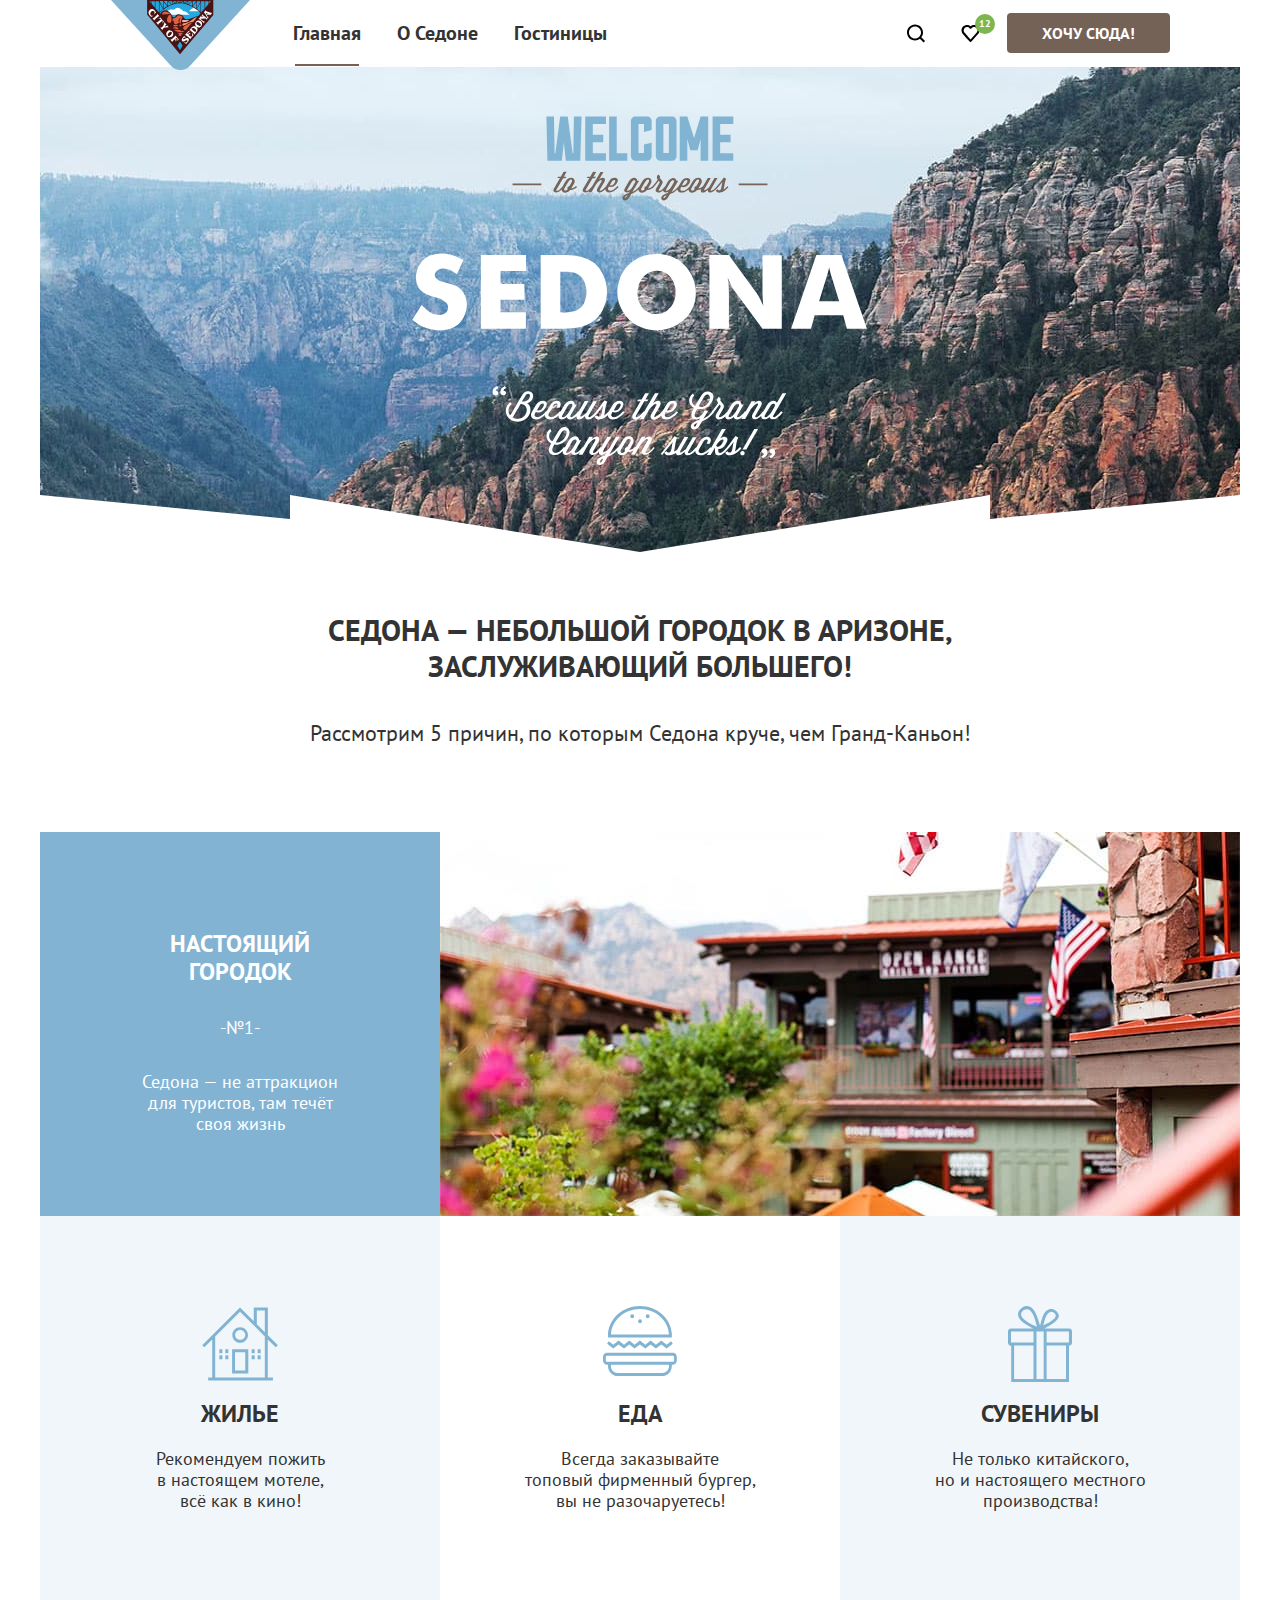
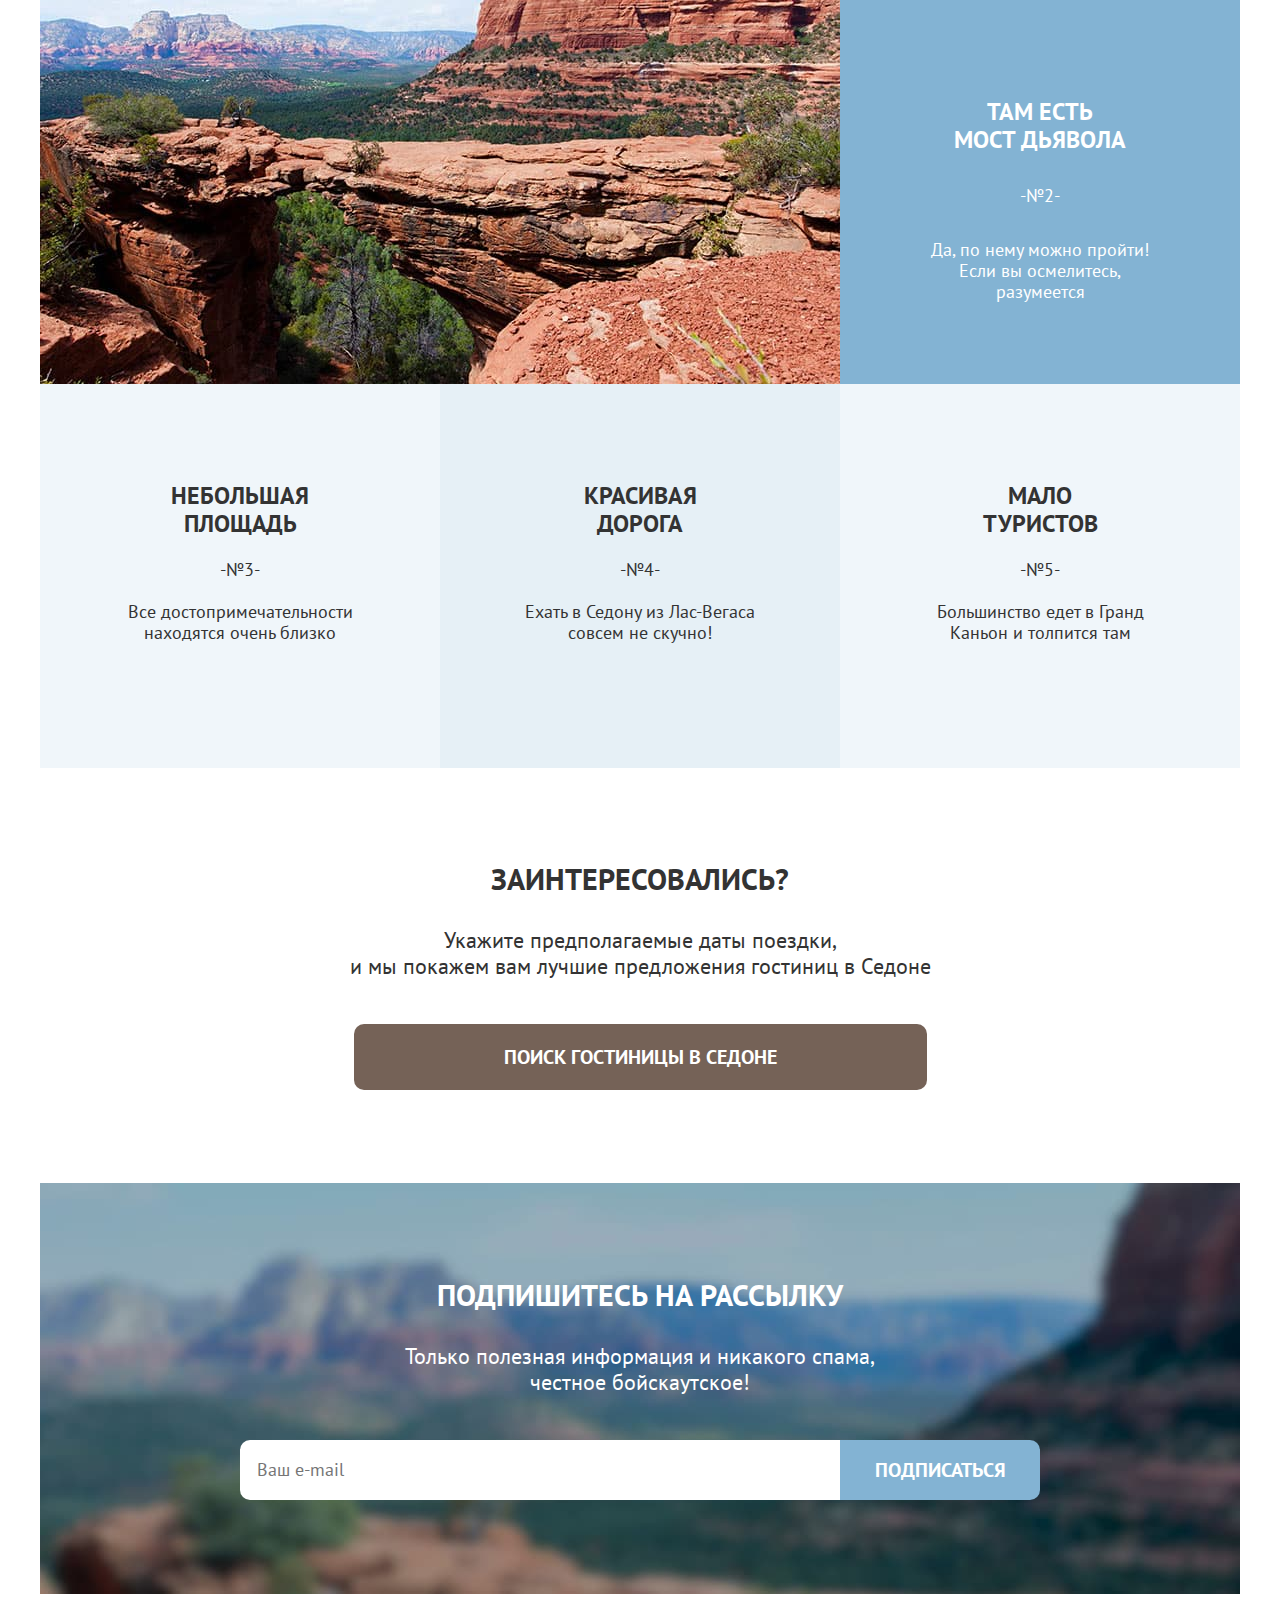
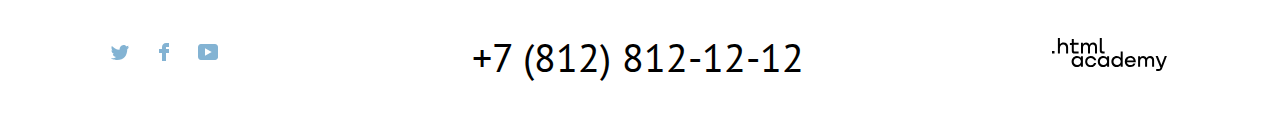
<file: index.html>
<!DOCTYPE html>
<html lang="ru">

<head>
  <meta charset="utf-8">
  <title>Седона</title>
  <link rel="icon" type="image/png" sizes="32x32" href="favicon.png">
  <link rel="stylesheet" href="styles/styles.css">
</head>

<body>
  <header class="page-header">
    <nav class="navigation">
      <a class="navigation-logo" href="index.html">
        <img class="logo" src="img/logo.svg" alt="Логотип города Седона." width="140" height="70">
      </a>
      <ul class="navigation-list">
        <li class="navigation-item">
          <a class="navigation-link navigation-link-current">Главная</a>
        </li>
        <li class="navigation-item">
          <a class="navigation-link" href="about.html">О Седоне</a>
        </li>
        <li class="navigation-item">
          <a class="navigation-link" href="catalog.html">Гостиницы</a>
        </li>
      </ul>
      <ul class="navigation-list navigation-user">
        <li class="navigation-item">
          <a class="navigation-link" href="#">
            <svg class="navigation-icon" aria-hidden="true" focusable="false" xmlns="http://www.w3.org/2000/svg"
              width="20" height="19" fill="none" viewBox="0 0 20 19">
              <path
                d="m19.026 17.05-3.71-3.7c1.002-1.3 1.704-3 1.704-4.9 0-4.4-3.61-8-8.023-8C4.585.45.975 4.15.975 8.55c0 4.4 3.61 8 8.022 8 1.805 0 3.51-.6 4.914-1.7l3.71 3.7 1.405-1.5Zm-10.029-2.5c-3.309 0-6.017-2.7-6.017-6s2.708-6 6.017-6c3.31 0 6.017 2.7 6.017 6s-2.707 6-6.017 6Z" />
            </svg>
            <span class="visually-hidden">Поиск</span></a>
        </li>
        <li class="navigation-item">
          <a class="navigation-link" href="#">
            <svg class="navigation-icon" aria-hidden="true" focusable="false" xmlns="http://www.w3.org/2000/svg"
              width="19" height="17" fill="none" viewBox="0 0 19 17">
              <path
                d="M9.444 17c-.301 0-.602-.1-.802-.4-5.416-6.1-6.72-7.5-7.02-7.9C.92 7.8.519 6.6.519 5.4c0-3 2.406-5.4 5.515-5.4 1.304 0 2.507.5 3.51 1.3C10.547.5 11.851 0 13.054 0c3.008 0 5.516 2.4 5.516 5.4 0 1.3-.502 2.5-1.304 3.4l-7.02 7.9c-.2.2-.401.3-.802.3ZM3.427 7.5c.3.4 3.51 4 6.117 6.9l6.218-7c.501-.5.702-1.2.702-2 0-1.8-1.505-3.3-3.31-3.3-1.002 0-2.005.5-2.707 1.3-.301.3-.602.4-.903.4-.3 0-.602-.2-.802-.4-.702-.8-1.705-1.3-2.708-1.3-1.805 0-3.31 1.5-3.31 3.3-.1.9.302 1.6.703 2.1-.1 0-.1 0 0 0Z" />
            </svg>
            <span class="visually-hidden">Избранное</span>
            <span class="icon-button-counter">12</span>
          </a>
        </li>
        <li class="navigation-item">
          <a class="button button-secondary" href="#">Хочу сюда!</a>
        </li>
      </ul>
    </nav>

  </header>
  <main class="main-container main-index">
    <div class="page-container">
      <div class="main-promo">
        <h1 class="visually-hidden">Город Седона</h1>
        <img class="logo-wrlcome" src="img/welcome.svg" width="460" height="350" alt="Добро пожаловать в город Седона.">
      </div>
      <section class="reason">
        <div class="postiton-flex-section-reason">
          <h2 class="title-main-index position-reason">Седона — небольшой городок в Аризоне, заслуживающий большего!
          </h2>
          <p class="description-main-index">Рассмотрим 5 причин, по которым Седона круче, чем Гранд-Каньон!</p>
        </div>
        <ol class="reason-list">
          <li class="reason-item-large">
            <div class="reason-block text-color">
              <h3 class="reason-title">Настоящий городок</h3>
              <span class="reason-count">-№1-</span>
              <p class="reason-description">Седона — не аттракцион для туристов, там течёт
                своя жизнь</p>
            </div>
            <img class="reason-img" src="img/content/real-city.jpg" alt="Фото города Седона с заведенями." width="800"
              height="384">
            <ul class="reason-list-inner">
              <li class="reason-item-inner reason-item-house-img">

                <h4 class="reason-title">Жилье</h4>
                <p class="reason-description">Рекомендуем пожить<br> в настоящем мотеле,<br>
                  всё как в кино!</p>
              </li>
              <li class="reason-item-inner reason-item-burger-img">
                <h4 class="reason-title">Еда</h4>
                <p class="reason-description">Всегда заказывайте<br>
                  топовый фирменный бургер,<br> вы не разочаруетесь!</p>
              </li>
              <li class="reason-item-inner reason-item-gift-img">
                <h4 class="reason-title">Сувениры</h4>
                <p class="reason-description">Не только китайского,<br>
                  но и настоящего местного<br> производства!</p>
              </li>
            </ul>
          </li>
          <li class="reason-item-large">
            <img class="reason-img" src="img/content/devil-bridge.jpg"
              alt="Фото Моста дьявола: природного каменного моста между скалами." width="800" height="384">
            <div class="reason-block text-color">
              <h3 class="reason-title">Там есть<br> мост дьявола</h3>
              <span class="reason-count">-№2-</span>
              <p class="reason-description">Да, по нему можно пройти! Если вы осмелитесь, разумеется</p>
            </div>
          </li>
          <li class="reason-item">
            <h3 class="reason-title">Небольшая<br> площадь</h3>
            <span class="reason-count">-№3-</span>
            <p class="reason-description">Все достопримечательности находятся очень близко</p>
          </li>
          <li class="reason-item">
            <h3 class="reason-title">Красивая<br> дорога</h3>
            <span class="reason-count">-№4-</span>
            <p class="reason-description">Ехать в Седону из Лас-Вегаса совсем не скучно!</p>
          </li>
          <li class="reason-item">
            <h3 class="reason-title">Мало<br> туристов</h3>
            <span class="reason-count">-№5-</span>
            <p class="reason-description">Большинство едет в Гранд Каньон и толпится там</p>
          </li>
        </ol>
      </section>
      <section class="hotel-search">
        <h2 class="visually-hidden">Поиск гостиниц</h2>
        <p class="title-main-index position-hotel-search">Заинтересовались?</p>
        <p class="section-description">Укажите предполагаемые даты поездки,<br> и мы покажем вам лучшие предложения
          гостиниц
          в
          Седоне
        </p>
        <a class="button search-button" href="#">ПОИСК ГОСТИНИЦЫ В СЕДОНЕ</a>
      </section>
      <section class="subscribe">
        <h2 class="title-main-index position-subscribe">ПОДПИШИТЕСЬ НА РАССЫЛКУ</h2>
        <p class="section-description">Только полезная информация и никакого спама,<br> честное бойскаутское!</p>
        <form class="subscribe-form" action="https://echo.htmlacademy.ru/" method="post">
          <label class="subscribe-field">
            <span class="visually-hidden">Ваш e-mail</span>
            <input class="field" type="email" name="e-mail" placeholder="Ваш e-mail" required>
          </label>
          <button class="button subscribe-button" type="submit">ПОДПИСАТЬСЯ</button>
        </form>
      </section>
    </div>
  </main>
  <footer class="page-footer">
    <div class="page-footer-container">
      <section class="footer-social">
        <h2 class="visually-hidden">Наши социальные сети</h2>
        <ul class="footer-social-list">
          <li class="footer-social-item">
            <a class="footer-social-link" href="https://twitter.com/htmlacademy_ru">
              <svg class="footer-social-icon" xmlns="http://www.w3.org/2000/svg" width="18" height="15" fill="none"
                viewBox="0 0 18 15">
                <path
                  d="M11.6.2c1.8-.5 3.2.3 3.8 1.2.7-.2 1.4-.5 2.1-.7 0 .9-.6 1.5-.9 1.8.7.1 1.4-.6 1.4-.6-.2 1-1.1 1.8-1.7 2C16.1 10.7 13 15.1 5.7 15h-.5c-.4 0-4.4-.5-5.2-1.9 2.4.2 4.1-.4 5-1.2-1-.3-2.9-.4-3.2-2.9.4.1.6.2 1.3.1C1.8 8.3.4 7.5.5 5.3c.3.3 1.1.5 1.4.5C1.1 5.6-.2 2.5.9.9c1.9 1.9 4 3.6 7.6 3.8C8.7 2.3 9.7.8 11.6.2Z" />
              </svg>
              <span class="visually-hidden">Твиттер</span>
            </a>
          </li>
          <li class="footer-social-item">
            <a class="footer-social-link" href="https://www.facebook.com/htmlacademy">
              <svg class="footer-social-icon" xmlns="http://www.w3.org/2000/svg" width="10" height="18" fill="none"
                viewBox="0 0 10 18">
                <path d="M7 0C4.8 0 3 1.8 3 4v2H0v4h3v8h4v-8h3V6H7V4h3V0H7Z" />
              </svg>
              <span class="visually-hidden">Фэйсбук</span>
            </a>
          </li>
          <li class="footer-social-item">
            <a class="footer-social-link" href="https://www.youtube.com/c/HTMLAcademyRUS">
              <svg class="footer-social-icon" xmlns="http://www.w3.org/2000/svg" width="20" height="16" fill="none"
                viewBox="0 0 20 16">
                <path
                  d="M17 0H2.9C1.2 0 0 1.5 0 3.2v9.5C0 14.5 1.2 16 2.9 16h14.3c1.5 0 2.9-1.5 2.9-3.2V3.2C19.9 1.5 18.7 0 17 0ZM7 11.8V4.2L13.7 8 7 11.8Z" />
              </svg>
              <span class="visually-hidden">Ютуб</span>
            </a>
          </li>
        </ul>
      </section>
      <section class="footer-contacts">
        <h2 class="visually-hidden">Контакты</h2>
        <address class="contacts">
          <a class="contacts-phone" href="88128121212">+7 (812) 812-12-12</a>
        </address>
      </section>
      <section class="footer-made-in">
        <h2 class="visually-hidden">Сайт сделан в .html academy</h2>
        <a class="button-made-in" href="https://htmlacademy.ru/">
          <svg class="html-academy-svg" xmlns="http://www.w3.org/2000/svg" width="115" height="33" fill="none">
            <path
              d="M0 12.9v2.6h2.5v-2.6H0Zm11.6-8.4c-1.6 0-2.8.7-3.6 1.7h-.1V0h-2v15.5h2v-5.3c0-2.1 1.3-3.6 3.3-3.6 1.8 0 2.9 1.4 2.9 3.2v5.7h2V9.4c.1-3-1.8-4.9-4.5-4.9Zm15 .3h-4.8V1.1h-2v3.8h-1.9v2h1.9v6c0 1.7 1 2.7 2.7 2.7h4.1v-2h-3.7c-.7 0-1.1-.4-1.1-1.1V6.8h4.8v-2Zm14.5-.2c-1.6 0-2.9.8-3.5 2.1h-.1a3.7 3.7 0 0 0-3.4-2.1c-1.4 0-2.5.8-3.1 1.8h-.1V4.8H29v10.6h2V10c0-2 1-3.5 2.6-3.5 1.5 0 2.4 1 2.4 2.6v6.3h2V9.8c0-2.4 1.4-3.3 2.6-3.3 1.5 0 2.4 1 2.4 2.6v6.3h2V8.9c.1-2.5-1.4-4.3-3.9-4.3Zm6.7 8.1c0 1.7 1 2.7 2.8 2.7h2v-2h-1.7c-.7 0-1.1-.4-1.1-1.1V0h-2v12.7Zm-18.9 7a4.9 4.9 0 0 0-3.9-1.8c-3.1 0-5.4 2.3-5.4 5.6s2.3 5.6 5.4 5.6c1.8 0 3-.8 3.8-1.9h.1v1.6h2V18.2h-2v1.5Zm-3.6 7.4a3.5 3.5 0 0 1-3.6-3.6c0-2 1.4-3.6 3.6-3.6s3.6 1.6 3.6 3.6c0 1.9-1.4 3.6-3.6 3.6ZM44.2 22c-.5-2.4-2.6-4.1-5.4-4.1a5.4 5.4 0 0 0-5.6 5.6c0 3.1 2.2 5.6 5.6 5.6 2.8 0 4.9-1.8 5.4-4.2h-2.1a3.4 3.4 0 0 1-3.3 2.3 3.5 3.5 0 0 1-3.6-3.6c0-2 1.4-3.6 3.6-3.6 1.6 0 2.8 1 3.3 2.2h2.1V22Zm10.9-2.3a4.9 4.9 0 0 0-3.9-1.8c-3.1 0-5.4 2.3-5.4 5.6s2.3 5.6 5.4 5.6c1.8 0 3-.8 3.8-1.9h.1v1.6h2V18.2h-2v1.5Zm-3.6 7.4a3.5 3.5 0 0 1-3.6-3.6c0-2 1.4-3.6 3.6-3.6s3.6 1.6 3.6 3.6c0 1.9-1.5 3.6-3.6 3.6Zm17.2-7.3a5 5 0 0 0-3.9-1.9c-3.1 0-5.4 2.3-5.4 5.6s2.2 5.6 5.4 5.6c1.7 0 3-.8 3.8-1.8h.1v1.5h2V13.4h-2v6.4Zm-3.6 7.3a3.5 3.5 0 0 1-3.6-3.6c0-2 1.4-3.6 3.6-3.6s3.6 1.6 3.6 3.6c-.1 2-1.5 3.6-3.6 3.6Zm13.2-9.2a5.4 5.4 0 0 0-5.5 5.6c0 3 2.1 5.6 5.5 5.6 2.5 0 4.5-1.3 5.2-3.6h-2.1c-.5 1-1.6 1.6-3 1.6-1.9 0-3.3-1.3-3.4-2.9h8.8c.2-3.6-2-6.3-5.5-6.3Zm0 1.9c1.7 0 3 1 3.3 2.6h-6.5a3.2 3.2 0 0 1 3.2-2.6Zm19.9-1.9a4 4 0 0 0-3.6 2h-.1c-.6-1.2-1.8-2-3.4-2-1.4 0-2.5.7-3.1 1.8v-1.5h-1.9v10.6h2v-5.4c0-2 1-3.4 2.6-3.5 1.5 0 2.4 1 2.4 2.6v6.3h2v-5.6c0-2.4 1.4-3.3 2.6-3.3 1.5 0 2.4 1 2.4 2.6v6.3h2v-6.5c.1-2.6-1.4-4.4-3.9-4.4Zm11.2 9.1-3.6-8.9h-2.2l4.8 11.6c-.3.9-.7 1.2-1.7 1.2h-2.5v2h2.5c1.8 0 2.8-.8 3.5-2.6l4.7-12.2h-2.1l-3.4 8.9Z" />
          </svg>
        </a>
      </section>
    </div>
  </footer>
</body>

</html>
</file>
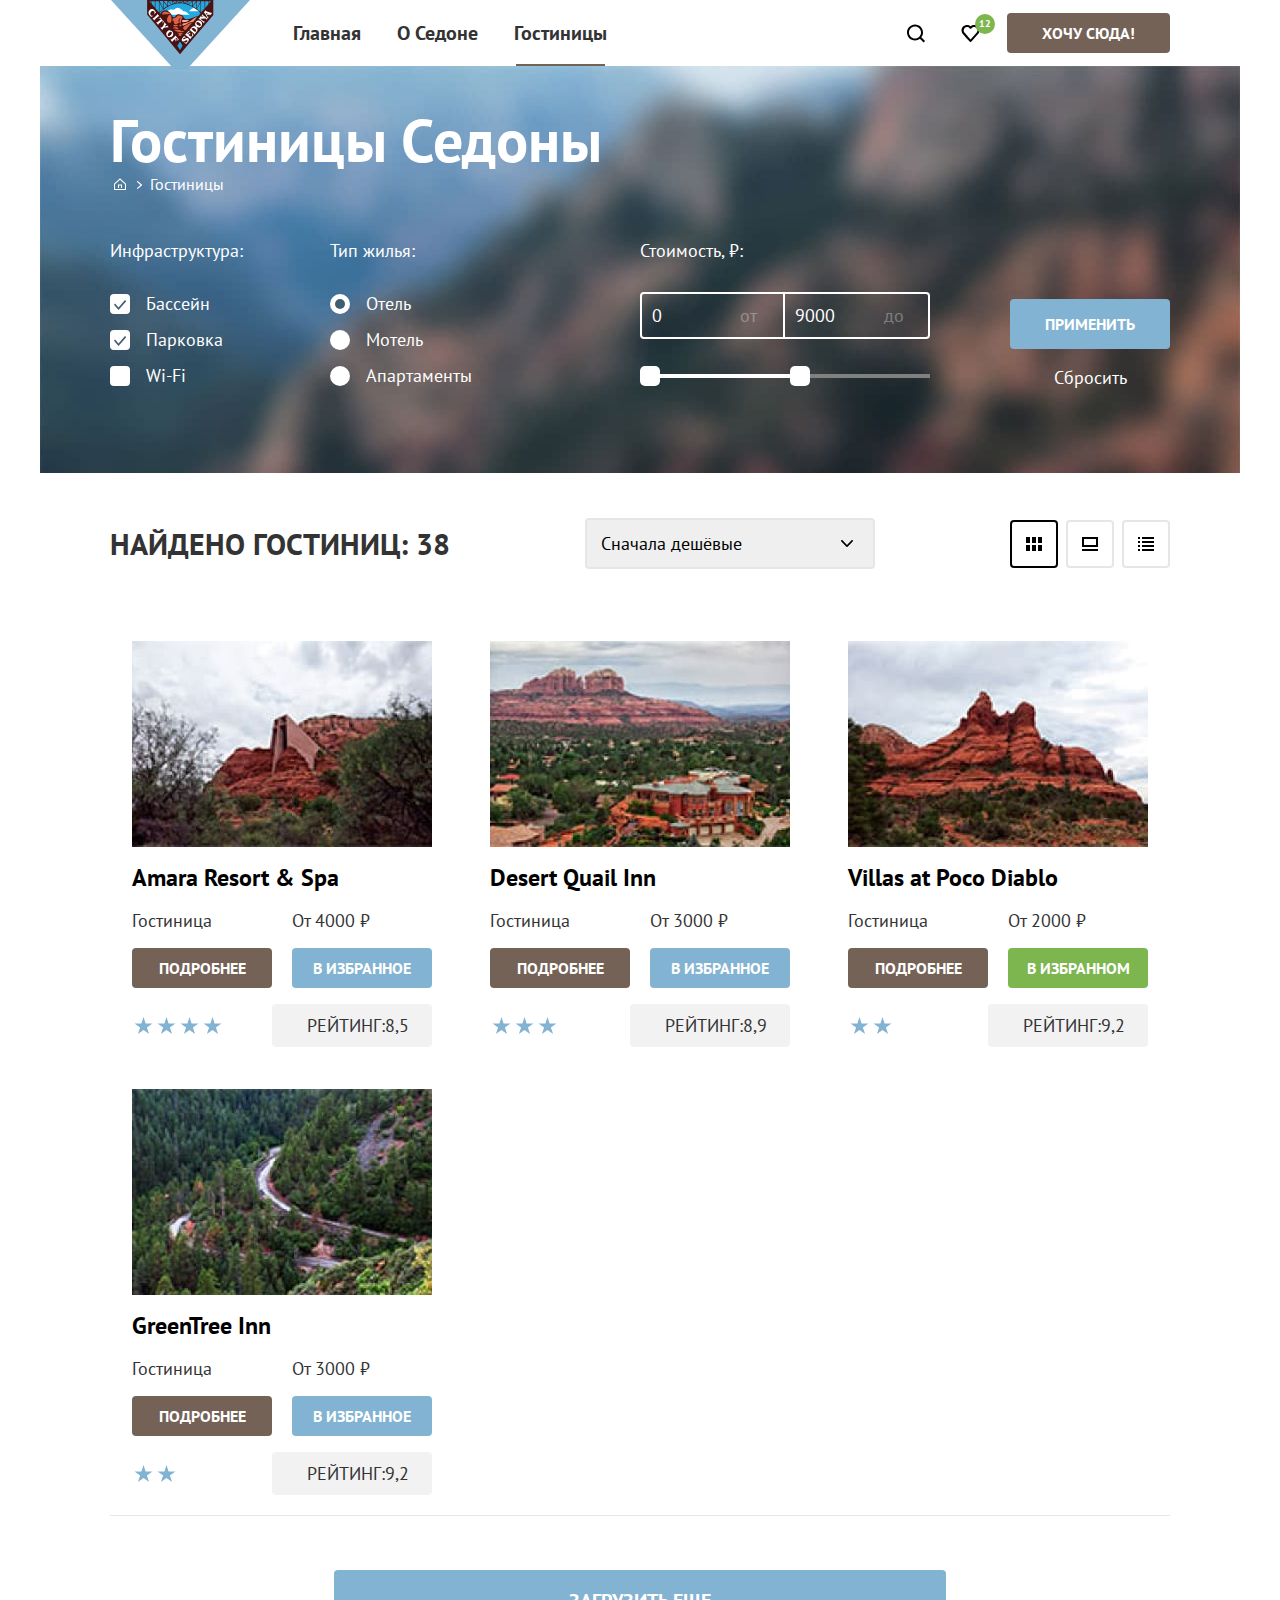
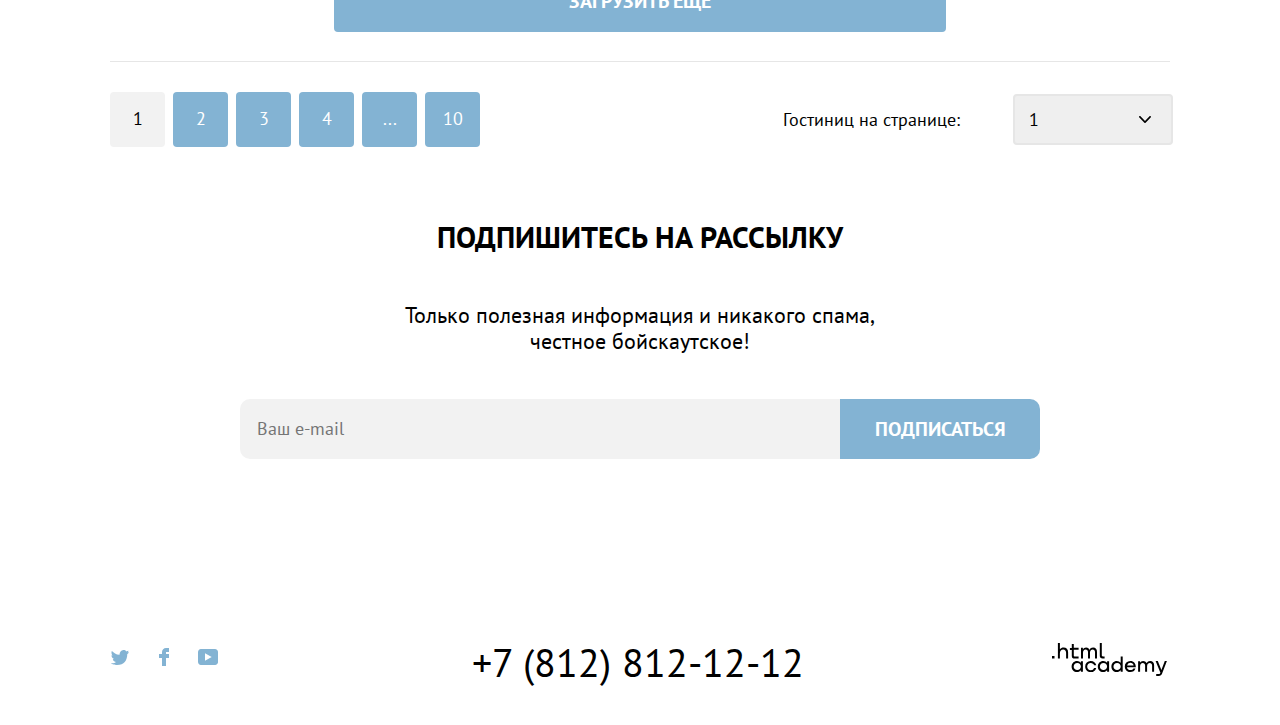
<file: catalog.html>
<!DOCTYPE html>
<html lang="ru">

<head>
  <meta charset="utf-8">
  <title>Каталог</title>
  <link rel="icon" type="image/png" sizes="32x32" href="favicon.png">
  <link rel="stylesheet" href="styles/styles.css">
</head>

<body>
  <header class="page-header">
    <nav class="navigation">
      <a class="navigation-logo" href="index.html">
        <img class="logo" src="img/logo.svg" alt="Логотип города Седона." width="140" height="70">
      </a>
      <ul class="navigation-list">
        <li class="navigation-item">
          <a class="navigation-link" href="index.html">Главная</a>
        </li>
        <li class="navigation-item">
          <a class="navigation-link" href="about.html">О Седоне</a>
        </li>
        <li class="navigation-item">
          <a class="navigation-link navigation-link-current">Гостиницы</a>
        </li>
      </ul>
      <ul class="navigation-list navigation-user">
        <li class="navigation-item">
          <a class="navigation-link" href="#">
            <svg class="navigation-icon" aria-hidden="true" focusable="false" xmlns="http://www.w3.org/2000/svg"
              width="20" height="19" fill="none" viewBox="0 0 20 19">
              <path
                d="m19.026 17.05-3.71-3.7c1.002-1.3 1.704-3 1.704-4.9 0-4.4-3.61-8-8.023-8C4.585.45.975 4.15.975 8.55c0 4.4 3.61 8 8.022 8 1.805 0 3.51-.6 4.914-1.7l3.71 3.7 1.405-1.5Zm-10.029-2.5c-3.309 0-6.017-2.7-6.017-6s2.708-6 6.017-6c3.31 0 6.017 2.7 6.017 6s-2.707 6-6.017 6Z" />
            </svg>
            <span class="visually-hidden">Поиск</span></a>
        </li>
        <li class="navigation-item">
          <a class="navigation-link" href="#">
            <svg class="navigation-icon" aria-hidden="true" focusable="false" xmlns="http://www.w3.org/2000/svg"
              width="19" height="17" fill="none" viewBox="0 0 19 17">
              <path
                d="M9.444 17c-.301 0-.602-.1-.802-.4-5.416-6.1-6.72-7.5-7.02-7.9C.92 7.8.519 6.6.519 5.4c0-3 2.406-5.4 5.515-5.4 1.304 0 2.507.5 3.51 1.3C10.547.5 11.851 0 13.054 0c3.008 0 5.516 2.4 5.516 5.4 0 1.3-.502 2.5-1.304 3.4l-7.02 7.9c-.2.2-.401.3-.802.3ZM3.427 7.5c.3.4 3.51 4 6.117 6.9l6.218-7c.501-.5.702-1.2.702-2 0-1.8-1.505-3.3-3.31-3.3-1.002 0-2.005.5-2.707 1.3-.301.3-.602.4-.903.4-.3 0-.602-.2-.802-.4-.702-.8-1.705-1.3-2.708-1.3-1.805 0-3.31 1.5-3.31 3.3-.1.9.302 1.6.703 2.1-.1 0-.1 0 0 0Z" />
            </svg>
            <span class="visually-hidden">Избранное</span>
            <span class="icon-button-counter">12</span>
          </a>
        </li>
        <li class="navigation-item">
          <a class="button button-secondary" href="#">Хочу сюда!</a>
        </li>
      </ul>
    </nav>
  </header>
  <main class="main-inner">
    <div class="page-container">
      <div class="inner-header">
        <h1 class="inner-header-title">Гостиницы Седоны</h1>
        <ul class="breadcrumbs">
          <li class="breadcrumbs-item">
            <a class="breadcrumbs-link breadcrumbs-link-home" href="index.html">
              <span class="visually-hidden">Главная</span></a>
          </li>
          <li class="breadcrumbs-item">
            <a class="breadcrumbs-link">Гостиницы</a>
          </li>
        </ul>
        <section class="catalog-filters">
          <h2 class="visually-hidden">Фильтр списка гостиниц</h2>
          <form class="catalog-filter" action="https://echo.htmlacademy.ru/" method="get">
            <fieldset class="catalog-filter-group">
              <legend class="catalog-filter-title">Инфраструктура:</legend>
              <ul class="catalog-filter-list">
                <li class="catalog-filter-item">
                  <label class="control">
                    <input class="visually-hidden control-input" type="checkbox" name="Бассейн" value="pool" checked>
                    <span class="control-mark"></span>
                    <span class="control-label">Бассейн</span>
                  </label>
                </li>
                <li class="catalog-filter-item">
                  <label class="control">
                    <input class="visually-hidden control-input" type="checkbox" name="Парковка" value="parking"
                      checked>
                    <span class="control-mark"></span>
                    <span class="control-label">Парковка</span>
                  </label>
                </li>
                <li class="catalog-filter-item">
                  <label class="control">
                    <input class="visually-hidden control-input" type="checkbox" name="Wi-Fi" value="wi-fi">
                    <span class="control-mark"></span>
                    <span class="control-label">Wi-Fi</span>
                  </label>
                </li>
              </ul>
            </fieldset>
            <fieldset class="catalog-filter-group">
              <legend class="catalog-filter-title">Тип жилья:</legend>
              <ul class="catalog-filter-list">
                <li class="catalog-filter-item">
                  <label class="control">
                    <input class="visually-hidden control-input" type="radio" name="type-of-housing" value="hotel"
                      checked>
                    <span class="control-mark"></span>
                    <span class="control-label">Отель</span>
                  </label>
                </li>
                <li class="catalog-filter-item">
                  <label class="control">
                    <input class="visually-hidden control-input" type="radio" name="type-of-housing" value="motel">
                    <span class="control-mark"></span>
                    <span class="control-label">Мотель</span>
                  </label>
                </li>
                <li class="catalog-filter-item">
                  <label class="control">
                    <input class="visually-hidden control-input" type="radio" name="type-of-housing" value="apartments">
                    <span class="control-mark"></span>
                    <span class="control-label">Апартаменты</span>
                  </label>
                </li>
              </ul>
            </fieldset>
            <fieldset class="catalog-filter-group catalog-filter-group-price">
              <legend class="catalog-filter-title">Стоимость, ₽:</legend>
              <div class="range">
                <label class="catalog-filter-hotel">
                  <span class="range-title">от</span>
                  <input class="catalog-filter-input catalog-filter-input-from" type="number" name="price-from"
                    value="0" min="0" max="10000" step="100">
                </label>
                <label class="catalog-filter-hotel">
                  <span class="range-title">до</span>
                  <input class="catalog-filter-input catalog-filter-input-to" type="number" name="price-to" value="9000"
                    min="0" max="10000" step="100">
                </label>
                <div class="range-scale">
                  <div class="range-bar" style="left: 10px; width: 150px">
                    <button class="range-toggle toggle-min" type="button">
                      <span class="visually-hidden">Изменить минимальную цену.</span>
                    </button>
                    <button class="range-toggle toggle-max" type="button">
                      <span class="visually-hidden">Изменить максимальную цену.</span>
                    </button>
                  </div>
                </div>
              </div>
            </fieldset>
            <div class="filter-buttons">
              <button class="button button-filter" type="submit">Применить</button>
              <button class="button-reset" type="reset">Сбросить</button>
            </div>
          </form>
        </section>
      </div>
      <section class="catalog-hotel">
        <div class="catalog-hotel-filter">
          <h2 class="visually-hidden">Результаты поиска</h2>
          <p class="section-title">НАЙДЕНО ГОСТИНИЦ: 38</p>
          <h3 class="visually-hidden">Сортировка и отображение</h3>
          <form class="sorting-type">
            <div class="select">
              <label class="visually-hidden" for="sorting">Сортировка</label>
              <select class="select-control" id="sorting">
                <option value="popular">Сначала дешёвые</option>
                <option value="cheap">Сначала популярные</option>
                <option value="expensive">Сначала дорогие</option>
              </select>
            </div>
            <button class="visually-hidden" type="submit">Отсортировать продукты</button>
          </form>
          <div class="wrapper-card-toggle">
            <a class="card-toggle card-toggle-current show-cards" href="#">
              <span class="visually-hidden">Показать карточки</span>
            </a>
            <a class="card-toggle show-big" href="#">
              <span class="visually-hidden">Показать крупно</span>
            </a>
            <a class="card-toggle show-list" href="#">
              <span class="visually-hidden">Показать список</span>
            </a>
          </div>
        </div>
        <h3 class="visually-hidden">Список гостиниц</h3>
        <ul class="hotel-list">
          <li class="hotel-card">
            <a class="hotel-card-link" href="hotel.html">
              <img class="hotel-card-image" src="img/content/hotel-1.jpg" alt="" width="300" height="206">
              <h4 class="hotel-card-title">Amara Resort & Spa</h4>
            </a>
            <p class="hotel-description">
              <span class="hotel-type">Гостиница</span>
              <span class="hotel-min-price">От 4000 ₽</span>
            </p>
            <a class="hotel-card-button button" href="#">ПОДРОБНЕЕ</a>
            <a class="hotel-favourites-button button" href="#">В ИЗБРАННОЕ</a>
            <p class="star star-four">
              <span class="visually-hidden">4 звезды</span>
            </p>
            <p class="hotel-rating">РЕЙТИНГ:8,5</p>
          </li>
          <li class="hotel-card">
            <a class="hotel-card-link" href="hotel.html">
              <img class="hotel-card-image" src="img/content/hotel-2.jpg" alt="" width="300" height="206">
              <h4 class="hotel-card-title">Desert Quail Inn</h4>
            </a>
            <p class="hotel-description">
              <span class="hotel-type">Гостиница</span> <span class="hotel-min-price">От 3000 ₽</span>
            </p>
            <a class="hotel-card-button button" href="#">ПОДРОБНЕЕ</a>
            <a class="hotel-favourites-button button" href="#">В ИЗБРАННОЕ</a>
            <p class="star star-three">
              <span class="visually-hidden">3 звезды</span>
            </p>
            <p class="hotel-rating">РЕЙТИНГ:8,9</p>
          </li>
          <li class="hotel-card">
            <a class="hotel-card-link" href="hotel.html">
              <img class="hotel-card-image" src="img/content/hotel-3.jpg" alt="" width="300" height="206">
              <h4 class="hotel-card-title">Villas at Poco Diablo</h4>
            </a>
            <p class="hotel-description">
              <span class="hotel-type">Гостиница</span> <span class="hotel-min-price">От 2000 ₽</span>
            </p>
            <a class="hotel-card-button button" href="#">ПОДРОБНЕЕ</a>
            <a class="hotel-favourites-button hotel-favourites-button-checked button" href="#">В ИЗБРАННОМ</a>
            <p class="star star-two">
              <span class="visually-hidden">2 звезды</span>
            </p>
            <p class="hotel-rating">РЕЙТИНГ:9,2</p>
          </li>
          <li class="hotel-card">
            <a class="hotel-card-link" href="hotel.html">
              <img class="hotel-card-image" src="img/content/hotel-4.jpg" alt="" width="300" height="206">
              <h4 class="hotel-card-title">GreenTree Inn</h4>
            </a>
            <p class="hotel-description">
              <span class="hotel-type">Гостиница</span> <span class="hotel-min-price">От 3000 ₽</span>
            </p>
            <a class="hotel-card-button button" href="#">ПОДРОБНЕЕ</a>
            <a class="hotel-favourites-button button" href="#">В ИЗБРАННОЕ</a>
            <p class="star star-two">
              <span class="visually-hidden">2 звезды</span>
            </p>
            <p class="hotel-rating">РЕЙТИНГ:9,2</p>
          </li>
        </ul>
        <button class="button pagination-show-more" type="button">ЗАГРУЗИТЬ ЕЩЕ</button>
        <div class="pagination">
          <ul class="pagination-list">
            <li class="pagination-item">
              <a class="paginatuon-link pagination-current">1</a>
            </li>
            <li class="pagination-item">
              <a class="paginatuon-link" href="#">2</a>
            </li>
            <li class="pagination-item">
              <a class="paginatuon-link" href="#">3</a>
            </li>
            <li class="pagination-item">
              <a class="paginatuon-link" href="#">4</a>
            </li>
            <li class="pagination-item">
              <a class="paginatuon-link" href="#">...</a>
            </li>
            <li class="pagination-item">
              <a class="paginatuon-link" href="#">10</a>
            </li>
          </ul>
          <div class="sorting-count-hotel-card">
            <p class="hotel-count">Гостиниц на странице:</p>
            <form class="sorting-type">
              <div class="select select-count-card">
                <label class="visually-hidden" for="select">Колличесво предложений</label>
                <select class="select-control" id="select">
                  <option value="1">1</option>
                  <option value="2">2</option>
                  <option value="3">3</option>
                  <option value="4">4</option>
                </select>
              </div>
              <button class="visually-hidden" type="submit">Отсортировать продукты</button>
            </form>
          </div>
        </div>
      </section>
      <section class="subscribe-catalog">
        <h2 class="title-main-catalog">ПОДПИШИТЕСЬ НА РАССЫЛКУ</h2>
        <p class="section-description">Только полезная информация и никакого спама,<br> честное бойскаутское!</p>
        <form class="subscribe-form subscribe-form-catalog" action="https://echo.htmlacademy.ru/" method="post">
          <label class="subscribe-field">
            <span class="visually-hidden">Ваш e-mail</span>
            <input class="field field-catalog" type="email" name="e-mail" placeholder="Ваш e-mail" required>
          </label>
          <button class="button subscribe-button" type="submit">ПОДПИСАТЬСЯ</button>
        </form>
      </section>
    </div>
  </main>
  <footer class="page-footer">
    <div class="page-footer-container">
      <section class="footer-social">
        <h2 class="visually-hidden">Наши социальные сети</h2>
        <ul class="footer-social-list">
          <li class="footer-social-item">
            <a class="footer-social-link" href="https://twitter.com/htmlacademy_ru">
              <svg class="footer-social-icon" xmlns="http://www.w3.org/2000/svg" width="18" height="15" fill="none"
                viewBox="0 0 18 15">
                <path
                  d="M11.6.2c1.8-.5 3.2.3 3.8 1.2.7-.2 1.4-.5 2.1-.7 0 .9-.6 1.5-.9 1.8.7.1 1.4-.6 1.4-.6-.2 1-1.1 1.8-1.7 2C16.1 10.7 13 15.1 5.7 15h-.5c-.4 0-4.4-.5-5.2-1.9 2.4.2 4.1-.4 5-1.2-1-.3-2.9-.4-3.2-2.9.4.1.6.2 1.3.1C1.8 8.3.4 7.5.5 5.3c.3.3 1.1.5 1.4.5C1.1 5.6-.2 2.5.9.9c1.9 1.9 4 3.6 7.6 3.8C8.7 2.3 9.7.8 11.6.2Z" />
              </svg>
              <span class="visually-hidden">Твиттер</span>
            </a>
          </li>
          <li class="footer-social-item">
            <a class="footer-social-link" href="https://www.facebook.com/htmlacademy">
              <svg class="footer-social-icon" xmlns="http://www.w3.org/2000/svg" width="10" height="18" fill="none"
                viewBox="0 0 10 18">
                <path d="M7 0C4.8 0 3 1.8 3 4v2H0v4h3v8h4v-8h3V6H7V4h3V0H7Z" />
              </svg>
              <span class="visually-hidden">Фэйсбук</span>
            </a>
          </li>
          <li class="footer-social-item">
            <a class="footer-social-link" href="https://www.youtube.com/c/HTMLAcademyRUS">
              <svg class="footer-social-icon" xmlns="http://www.w3.org/2000/svg" width="20" height="16" fill="none"
                viewBox="0 0 20 16">
                <path
                  d="M17 0H2.9C1.2 0 0 1.5 0 3.2v9.5C0 14.5 1.2 16 2.9 16h14.3c1.5 0 2.9-1.5 2.9-3.2V3.2C19.9 1.5 18.7 0 17 0ZM7 11.8V4.2L13.7 8 7 11.8Z" />
              </svg>
              <span class="visually-hidden">Ютуб</span>
            </a>
          </li>
        </ul>
      </section>
      <section class="footer-contacts">
        <h2 class="visually-hidden">Контакты</h2>
        <address class="contacts">
          <a class="contacts-phone" href="88128121212">+7 (812) 812-12-12</a>
        </address>
      </section>
      <section class="footer-made-in">
        <h2 class="visually-hidden">Сайт сделан в .html academy</h2>
        <a class="button-made-in" href="https://htmlacademy.ru/">
          <svg class="html-academy-svg" xmlns="http://www.w3.org/2000/svg" width="115" height="33" fill="none">
            <path
              d="M0 12.9v2.6h2.5v-2.6H0Zm11.6-8.4c-1.6 0-2.8.7-3.6 1.7h-.1V0h-2v15.5h2v-5.3c0-2.1 1.3-3.6 3.3-3.6 1.8 0 2.9 1.4 2.9 3.2v5.7h2V9.4c.1-3-1.8-4.9-4.5-4.9Zm15 .3h-4.8V1.1h-2v3.8h-1.9v2h1.9v6c0 1.7 1 2.7 2.7 2.7h4.1v-2h-3.7c-.7 0-1.1-.4-1.1-1.1V6.8h4.8v-2Zm14.5-.2c-1.6 0-2.9.8-3.5 2.1h-.1a3.7 3.7 0 0 0-3.4-2.1c-1.4 0-2.5.8-3.1 1.8h-.1V4.8H29v10.6h2V10c0-2 1-3.5 2.6-3.5 1.5 0 2.4 1 2.4 2.6v6.3h2V9.8c0-2.4 1.4-3.3 2.6-3.3 1.5 0 2.4 1 2.4 2.6v6.3h2V8.9c.1-2.5-1.4-4.3-3.9-4.3Zm6.7 8.1c0 1.7 1 2.7 2.8 2.7h2v-2h-1.7c-.7 0-1.1-.4-1.1-1.1V0h-2v12.7Zm-18.9 7a4.9 4.9 0 0 0-3.9-1.8c-3.1 0-5.4 2.3-5.4 5.6s2.3 5.6 5.4 5.6c1.8 0 3-.8 3.8-1.9h.1v1.6h2V18.2h-2v1.5Zm-3.6 7.4a3.5 3.5 0 0 1-3.6-3.6c0-2 1.4-3.6 3.6-3.6s3.6 1.6 3.6 3.6c0 1.9-1.4 3.6-3.6 3.6ZM44.2 22c-.5-2.4-2.6-4.1-5.4-4.1a5.4 5.4 0 0 0-5.6 5.6c0 3.1 2.2 5.6 5.6 5.6 2.8 0 4.9-1.8 5.4-4.2h-2.1a3.4 3.4 0 0 1-3.3 2.3 3.5 3.5 0 0 1-3.6-3.6c0-2 1.4-3.6 3.6-3.6 1.6 0 2.8 1 3.3 2.2h2.1V22Zm10.9-2.3a4.9 4.9 0 0 0-3.9-1.8c-3.1 0-5.4 2.3-5.4 5.6s2.3 5.6 5.4 5.6c1.8 0 3-.8 3.8-1.9h.1v1.6h2V18.2h-2v1.5Zm-3.6 7.4a3.5 3.5 0 0 1-3.6-3.6c0-2 1.4-3.6 3.6-3.6s3.6 1.6 3.6 3.6c0 1.9-1.5 3.6-3.6 3.6Zm17.2-7.3a5 5 0 0 0-3.9-1.9c-3.1 0-5.4 2.3-5.4 5.6s2.2 5.6 5.4 5.6c1.7 0 3-.8 3.8-1.8h.1v1.5h2V13.4h-2v6.4Zm-3.6 7.3a3.5 3.5 0 0 1-3.6-3.6c0-2 1.4-3.6 3.6-3.6s3.6 1.6 3.6 3.6c-.1 2-1.5 3.6-3.6 3.6Zm13.2-9.2a5.4 5.4 0 0 0-5.5 5.6c0 3 2.1 5.6 5.5 5.6 2.5 0 4.5-1.3 5.2-3.6h-2.1c-.5 1-1.6 1.6-3 1.6-1.9 0-3.3-1.3-3.4-2.9h8.8c.2-3.6-2-6.3-5.5-6.3Zm0 1.9c1.7 0 3 1 3.3 2.6h-6.5a3.2 3.2 0 0 1 3.2-2.6Zm19.9-1.9a4 4 0 0 0-3.6 2h-.1c-.6-1.2-1.8-2-3.4-2-1.4 0-2.5.7-3.1 1.8v-1.5h-1.9v10.6h2v-5.4c0-2 1-3.4 2.6-3.5 1.5 0 2.4 1 2.4 2.6v6.3h2v-5.6c0-2.4 1.4-3.3 2.6-3.3 1.5 0 2.4 1 2.4 2.6v6.3h2v-6.5c.1-2.6-1.4-4.4-3.9-4.4Zm11.2 9.1-3.6-8.9h-2.2l4.8 11.6c-.3.9-.7 1.2-1.7 1.2h-2.5v2h2.5c1.8 0 2.8-.8 3.5-2.6l4.7-12.2h-2.1l-3.4 8.9Z" />
          </svg>
        </a>
      </section>
    </div>
  </footer>
  <!-- <div class="modal-container">
    <div class="modal modal-search">

      <button class="modal-close-button">
        <span class="cross"></span>
        <span class="visually-hidden">Закрыть</span>
      </button>
      <section class="modal-content">
        <h2 class="modal-title">Поиск гостиницы в Седоне</h2>
        <form class="search-form" action="https://echo.htmlacademy.ru/" method="post">

          <label class="arrival-data" for="arrival-data">Дата заезда:</label>
          <input class="search-form-field-arrival field-modal" type="date" id="arrival-data" name="search-data"
            value="2020-04-27" required>

          <p class="arrival-date-comment">Мы не можем отправить вас в прошлое</p>

          <label class="departure-data" for="departure-data">Дата выезда:</label>
          <input class="search-form-field-departure field-modal" type="date" id="departure-data" name="departure-data"
            value="2021-09-01" required>

          <p class="departure-date-comment">На эти даты есть свободные номера. Пока есть.</p>

          <label class="human-count" for="human-count">Взрослые:</label>
          <button class="modal-button human-count-button-minus" type="button"></button>
          <input class="search-form-field-human-count field-modal" type="number" id="human-count" name="human-count"
            value="2" required>
          <button class="modal-button human-count-button-plus" type="button"></button>
          <label class="child-count" for="child-count">Дети:</label>
          <p class="help">Укажите количество детей, которые будут с вами, возраст которых от 6 до 18 лет. Дети до 6 лет
            размещаются бесплатно.</p>
          <button class="modal-button child-count-button-minus" type="button"></button>
          <input class="search-form-field-child-count field-modal" type="number" id="child-count" name="child-count"
            value="1" required>
          <button class="modal-button child-count-button-plus" type="button"></button>
          <button class="button button-search" type="submit">Найти</button>
        </form>
      </section>
    </div>
  </div> -->
</body>

</html>
</file>
<file: styles/styles.css>
@font-face {
  font-family: "PT Sans";
  font-style: normal;
  font-weight: 400;
  src: url("../fonts/ptsans-400.woff2") format("woff2");
  font-display: swap;
}

@font-face {
  font-family: "PT Sans";
  font-style: normal;
  font-weight: 700;
  src: url("../fonts/ptsans-700.woff2") format("woff2");
  font-display: swap;
}

html {
  height: 100%;
}

body {
  min-width: 1200px;
  margin: 0;
  display: flex;
  flex-direction: column;
  min-height: 100%;
  font-family: "PT Sans", sans-serif;
  font-size: 18px;
  color: #333333;
  background-color: #ffffff;
}

img {
  max-width: 100%;
  object-fit: contain;
}

.visually-hidden {
  position: absolute;
  width: 1px;
  height: 1px;
  margin: -1px;
  padding: 0;
  border: 0;
  clip: rect(0 0 0 0);
  overflow: hidden;
}

.main-container {
  flex-grow: 1;
}

.page-container {
  width: 1200px;
  margin: 0 auto;
}


.logo-wrlcome {
  padding-top: 50px;
  display: block;
  margin: 0 auto;
}

.title-main-index {
  font-family: "PT Sans", sans-serif;
  font-style: normal;
  font-weight: 700;
  font-size: 30px;
  line-height: 36px;
  text-align: center;
  text-transform: uppercase;
}

.title-main-catalog {
  margin: 0 0 46px;
  padding: 0;
  font-size: 30px;
}

.postiton-flex-section-reason {
  width: 720px;
  margin-left: auto;
  margin-right: auto;
}

.position-reason {
  margin: 60px auto 35px;
}

.position-hotel-search {
  margin: 0 auto 30px;
}

.section-description {
  margin: 0 auto 45px;
  font-size: 22px;
  line-height: 26px;
}

.description-main-index {
  margin: 0 auto 85px;
  text-align: center;
  font-size: 22px;
}

.search-button {
  display: block;
  margin: 0 auto;
  padding: 15px 150px;
  border-radius: 10px;
}

.main-promo {
  min-height: 486px;
  background-position: 50% 100%, 50% 50%;
  background-image: url("../img/white-backround.svg"), url("../img/background/index-background.jpg");
  background-repeat: no-repeat;
}


.button {
  display: inline-block;
  box-sizing: border-box;
  background-color: #756257;
  font-family: "PT Sans", sans-serif;
  font-style: normal;
  font-weight: 700;
  font-size: 20px;
  line-height: 36px;
  text-align: center;
  text-transform: uppercase;
  text-decoration: none;
  color: #ffffff;
  border: none;
  cursor: pointer;
}

.button-secondary {
  font-size: 16px;
  line-height: 20px;
  padding: 10px 35px;
  border-radius: 4px;
  margin-left: 10px;
}

.button-secondary:hover,
.search-button:hover,
.hotel-card-button:hover {
  background-color: #615048;
}

.button-secondary:focus,
.search-button:focus,
.hotel-card-button:focus {
  outline: 3px solid #83b3d3;
  border-radius: 4px;
}

.button-secondary:active,
.search-button:active,
.hotel-card-button:active {
  color: rgba(255, 255, 255, 0.3);
}

.subscribe-button {
  background: #83b3d3;
  padding: 0;
  border-radius: 0 10px 10px 0;
}

.subscribe-button:hover,
.hotel-favourites-button:hover,
.pagination-show-more:hover,
.paginatuon-link:hover,
.button-search:hover {
  background: #68a2ca;
}


.hotel-favourites-button-checked:hover {
  background: #6c9e42;
}

.subscribe-button:focus,
.hotel-favourites-button:focus,
.pagination-show-more:focus,
.paginatuon-link:focus,
.button-search:focus {
  outline: 3px solid #756257;
}

.subscribe-button:active,
.hotel-favourites-button:active,
.pagination-show-more:active,
.paginatuon-link:active,
.button-search:active {
  background: #68a2ca;
  color: rgba(255, 255, 255, 0.3);
  outline: 3px solid #ffffff;
}

.hotel-favourites-button-checked:active {
  background: #6c9e42;
}


.button-filter {
  background: #83b3d3;
  font-size: 16px;
  line-height: 20px;
  padding: 15px 20px;
  border-radius: 4px;
  margin-top: 60px;
  margin-bottom: 15px;
}

.button-filter:hover {
  background: #68a2ca;
}

.button-filter:focus {
  outline: 3px solid #ffffff;
}

.button-filter:active {
  opacity: 0.3;
}

.button-reset {
  background-color: transparent;
  border: none;
  font-family: inherit;
  font-size: 18px;
  color: #ffffff;
  cursor: pointer;
  align-self: center;
  padding: 2px 10px;
}

.button-reset:hover {
  opacity: 0.6;
}

.button-reset:focus {
  outline: 3px solid #83b3d3;
  border-radius: 4px;
}

.button-reset:active {
  opacity: 0.3;
}

.hotel-favourites-button {
  background-color: #83b3d3;
  font-size: 16px;
  line-height: 20px;
  grid-column: 3/4;
  padding: 10px 20px;
  border-radius: 4px;
}

.hotel-favourites-button-checked {
  background: #7db54f;
  padding: 10px 15px;
}

.filter-reset {
  background: transparent;
  font-size: 16px;
  line-height: 20px;
}


.hotel-card-button {
  font-size: 16px;
  line-height: 20px;
  grid-column: 1/2;
  padding: 10px 20px;
  border-radius: 4px;
}

.hotel-type {
  grid-column: 1/2;
}

.pagination-show-more {
  display: block;
  margin: 0 auto 30px;
  background: #83b3d3;
  font-size: 20px;
  line-height: 26px;
  padding: 18px 235px;
  border-radius: 4px;
}

.page-header {
  color: #333333;
  position: relative;
  z-index: 1;
}

.navigation {
  display: flex;
  width: 1060px;
  margin: 0 auto;
}

.navigation-list {
  display: flex;
  flex-wrap: wrap;
  margin: 0;
  padding: 0;
  list-style-type: none;
  max-width: 550px;
}

.navigation-user {
  max-width: 300px;
  margin-left: auto;
  align-items: center;
}

.navigation-link-current::before {
  position: absolute;
  right: 20px;
  bottom: 0;
  left: 20px;
  height: 2px;
  background-color: #756257;
  content: "";
}

.navigation-link {
  position: relative;
  display: block;
  padding: 20px 18px;
  font-size: 20px;
  line-height: 26px;
  font-weight: 700;
  color: #333333;
  text-decoration: none;
}

.navigation-link:hover {
  color: #756257;
}

.navigation-link:active {
  color: rgba(117, 98, 87, 0.3);
}

.navigation-link:hover .navigation-icon {
  fill: #756257;
}

.navigation-link:focus {
  outline: 3px solid #83b3d3;
  border-radius: 4px;
}

.navigation-icon {
  position: absolute;
  top: 0;
  right: 0;
  bottom: 0;
  left: 0;
  margin: auto;
  fill: #000000;
}

.icon-button-counter {
  position: absolute;
  left: 32px;
  top: 10px;
  font-size: 10px;
  color: #ffffff;
  background-color: #7db54f;
  border-radius: 10px;
  width: 20px;
  height: 20px;
  display: flex;
  align-items: center;
  justify-content: center;
}

.navigation-logo {
  width: 140px;
  margin-right: 25px;
  margin-bottom: -10px;
}

.logo {
  display: block;
}

.navigation-user .navigation-link {
  min-width: 18px;
  min-height: 18px;
}

.reason-block {
  display: grid;
  grid-template-columns: 90px 220px 90px;
  row-gap: 30px;
  padding-top: 95px;
  padding-bottom: 79px;
}

.reason-title {
  font-size: 24px;
  line-height: 28px;
  font-weight: 700;
  text-transform: uppercase;
  grid-column: 2/3;
  margin: auto 0 0 0;
}

.reason-count {
  grid-column: 2/3;
}

.hotel-min-price {
  grid-column: 3/4;
}

.reason-description {
  grid-column: 2/3;
  margin: 0 0 auto 0;
  line-height: 21px;
}

.text-color {
  color: #ffffff;
}

.reason-list {
  display: grid;
  grid-template-columns: 400px 400px 400px;
  margin: 0;
  padding: 0;
  text-align: center;
  list-style-type: none;
}

.reason-item-large {
  display: flex;
  justify-content: space-between;
  flex-wrap: wrap;
  grid-column: 1/-1;
  width: 1200px;
  background: #83b3d3;
  list-style-type: none;
}

.reason-item {
  width: 400px;
  background: rgba(131, 179, 211, 0.12);
  box-sizing: border-box;
  display: grid;
  grid-template-columns: 75px 250px 75px;
  row-gap: 20px;
  align-content: start;
  min-height: 384px;
  padding-top: 98px;
  padding-bottom: 75px;
}

.reason-item:nth-child(4) {
  background: rgba(131, 179, 211, 0.2);
}

.reason-list-inner {
  margin: 0;
  padding: 0;
  /* display: flex;
  flex-wrap: wrap;
  justify-content: space-between; */
  display: grid;
  grid-template-columns: 400px 400px 400px;
  background: #ffffff;
  list-style-type: none;
}

.reason-item-inner {
  background: rgba(131, 179, 211, 0.12);
  box-sizing: border-box;
  width: 400px;
  display: grid;
  grid-template-columns: 75px 250px 75px;
  row-gap: 20px;
  align-content: start;
  padding-top: 184px;
  background-repeat: no-repeat;
  background-position: 50% 90px;
  background-size: 76px 76px;
  min-height: 384px;
}

.reason-item-house-img {
  background-image: url("../img/house.svg");
}

.reason-item-burger-img {
  background: #ffffff;
  background-repeat: no-repeat;
  background-position: 50% 90px;
  background-image: url("../img/burger.svg");
}

.reason-item-gift-img {
  background-image: url("../img/gift.svg");
}

.reason-img {
  object-fit: cover;
}

.hotel-search {
  text-align: center;
  background-color: #ffffff;
  color: #333333;
  padding: 93px 240px;
}


.subscribe {
  text-align: center;
  background-image: url("../img/background/subscribe.jpg");
  color: #ffffff;
  background-color: #000000;
  background-size: 100% auto;
  background-repeat: no-repeat;
  padding: 94px 200px;
}

.subscribe-catalog {
  text-align: center;
  color: #000000;
  background-color: #ffffff;
  padding: 40px 200px 140px;
}

.subscribe-form {
  display: grid;
  grid-template-columns: 1fr 200px;
}

.subscribe-field {
  display: flex;
}

.field-catalog {
  background: #f2f2f2;
}

.field {
  width: 100%;
  border: none;
  padding: 17px;
  font-family: inherit;
  font-weight: 400;
  font-size: 18px;
  line-height: 26px;
  border-radius: 10px 0 0 10px;
}

.field:hover {
  background: #e6e6e6;
}

.field:focus {
  outline: 3px solid #83b3d3;
}

.position-subscribe {
  margin: 0 auto 30px;
}

.contacts-phone {
  font-family: "PT Sans", sans-serif;
  font-style: normal;
  font-weight: 400;
  font-size: 40px;
  line-height: 40px;
  text-transform: uppercase;
  color: #000000;
  text-decoration: none;
  align-items: center;
}

.button-made-in {
  display: block;
  min-height: 32px;
  min-width: 115px;
  padding: 10px;
}

.html-academy-svg {
  fill: #000000;
}

.html-academy-svg:hover {
  fill: #756257;
}

.html-academy-svg:active {
  color: #756257;
  opacity: 0.3;
}

.contacts-phone:hover {
  color: #756257;
}

.contacts-phone:active {
  color: #756257;
  opacity: 0.3;
}

.contacts-phone:focus,
.button-made-in:focus {
  outline: 3px solid #83b3d3;
  border-radius: 10px;
}

.inner-header {
  background-image: url("../img/background/catalog-background.jpg");
  color: #ffffff;
  background-color: #000000;
  background-size: 100% auto;
  background-repeat: no-repeat;
  padding: 35px 70px 82px;
}

.inner-header-title {
  margin: 0 0 -5px 0;
  font-size: 60px;
}

.breadcrumbs {
  display: flex;
  list-style-type: none;
  margin: 0 0 45px 0;
  padding: 0;
  flex-wrap: wrap;
}

.breadcrumbs-link-home {
  display: block;
  width: 20px;
  height: 20px;
  background-image: url("../img/breadcrumbs_home.svg");
  background-position: 50% 50%;
  background-repeat: no-repeat;
}

.breadcrumbs-link-home:hover {
  opacity: 0.4;
}

.breadcrumbs-link-home:focus {
  outline: 3px solid #83b3d3;
  border-radius: 4px;
}

.breadcrumbs-link-home:active {
  outline: 3px solid #83b3d3;
  border-radius: 4px;
  opacity: 0.6;
}


.breadcrumbs-item {
  position: relative;
}

.breadcrumbs-item + .breadcrumbs-item {
  font-size: 16px;
  margin-left: 20px;
}

.breadcrumbs-item + .breadcrumbs-item::before {
  content: "";
  width: 5px;
  height: 8px;
  background-image: url("../img/breadcrumbs-row.svg");
  position: absolute;
  top: 35%;
  left: -13px;
}

.section-title {
  font-weight: 700;
  font-size: 30px;
  line-height: 39px;
  margin: 0;
}

.catalog-filter {
  display: grid;
  grid-template-columns: 200px 200px 1fr 220px;
  gap: 20px;
}

.catalog-filter-group {
  padding: 0;
  margin: 0;
  border: none;
}

.range {
  display: grid;
  grid-template-columns: 1fr 1fr;
  row-gap: 35px;
}

.range-title {
  grid-column: -2 / -1;
  grid-row: 1 / 2;
  opacity: 0.3;
  margin: auto;
}

.range-scale {
  position: relative;
  height: 4px;
  background-color: #808080;
  grid-column: 1 / -1;
}

.range-bar {
  position: absolute;
  height: 4px;
  background-color: #ffffff;
}

.range-toggle {
  position: absolute;
  width: 20px;
  height: 20px;
  background-color: #ffffff;
  border: none;
  border-radius: 5px;
  cursor: pointer;
}

.range-toggle:focus {
  outline: 3px solid #83b3d3;
}

.range-toggle:active {
  outline: 2px solid #83b3d3;
}

.toggle-min {
  top: -8px;
  left: -10px;
}

.toggle-max {
  top: -8px;
  right: -10px;
}

.catalog-filter-title {
  margin-bottom: 30px;
  padding: 0;
}

.control {
  position: relative;
  display: block;
  padding-left: 36px;
}

.control:hover .control-mark {
  background: rgba(255, 255, 255, 0.6);
}

.control-input:disabled + .control-mark {
  background: #ffffff;
}

.control-input:focus + .control-mark {
  outline: 3px solid #83b3d3;
}

.control-input[type="checkbox"]:checked + .control-mark::before {
  position: absolute;
  top: 6px;
  left: 4px;
  width: 12px;
  height: 10px;
  content: "";
  background-image: url("../img/check.svg");
}

.control-mark {
  position: absolute;
  top: 2px;
  left: 0;
  width: 20px;
  height: 20px;
  background: #ffffff;
  border-radius: 4px;
}

.control-input[type="radio"] + .control-mark {
  border-radius: 50%;
}

.control-input[type="radio"]:checked + .control-mark::before {
  position: absolute;
  top: 5px;
  left: 5px;
  width: 10px;
  height: 10px;
  background-color: #3f5e72;
  border-radius: 50%;
  content: "";
}

.control-label {
  font-weight: 400;
  font-size: 18px;
  line-height: 23px;
}

.catalog-filter-input {
  grid-column: 1 / -1;
  grid-row: 1 / 2;
  color: #ffffff;
  background-color: transparent;
  font-family: inherit;
  font-size: 18px;
  border: 2px solid #ffffff;
  padding: 10px;
}

.catalog-filter-input:hover {
  border-color: #808080;
}

.catalog-filter-input:focus {
  border: 2px solid #ffffff;
  box-shadow: 0 0 0 3px #81b3d2;
}

.catalog-filter-input-from {
  border-radius: 4px 0 0 4px;
}

.catalog-filter-input-to {
  border-left: 1px;
  border-radius: 0 4px 4px 0;
}

.catalog-filter-input::-webkit-outer-spin-button,
.catalog-filter-input::-webkit-inner-spin-button {
  appearance: none;
  margin: 0;
}

.catalog-filter-group-price {
  margin-left: 90px;
}

.catalog-filter-hotel {
  display: grid;
  grid-template-columns: 1fr 1fr;
}

.catalog-hotel-filter {
  display: flex;
  justify-content: space-between;
  align-items: center;
  padding: 45px 70px;
  margin-bottom: 7px;
}

.card {
  width: 160px;
  height: 48px;
}

.card-toggle {
  display: inline-block;
  border: 2px solid #e6e6e6;
  border-radius: 4px;
  box-sizing: border-box;
  background-repeat: no-repeat;
  background-position: center;
  width: 48px;
  height: 48px;
}

.card-toggle-current {
  border-color: #000000;
}

.card-toggle:hover,
.card-toggle:focus {
  border-color: #83b3d3;
}

.card-toggle-current:hover {
  border-color: #000000;
}

.wrapper-card-toggle {
  display: flex;
  flex-wrap: wrap;
  align-items: center;
  gap: 8px;
  max-width: 170px;
}

.wrapper-card-toggle .show-cards {
  background-image: url("../img/mode-tile1.svg");
}

.wrapper-card-toggle .show-big {
  background-image: url("../img/mode-slideshow1.svg");
}

.wrapper-card-toggle .show-list {
  background-image: url("../img/mode-list1.svg");
}

.catalog-filter-list {
  list-style-type: none;
  padding: 0;
  margin: 0;
}

.catalog-filter-item:not(:last-child) {
  margin-bottom: 13px;
}

.filter-buttons {
  display: flex;
  flex-direction: column;
  margin-left: 60px;
}

.hotel-card-link {
  text-decoration: none;
  color: #000000;
  background-color: #ffffff;
  grid-column: 1/-1;
}

.hotel-card-title {
  font-family: "PT Sans", sans-serif;
  font-style: normal;
  font-weight: 700;
  font-size: 24px;
  line-height: 31px;
  margin: 0;
}

.hotel-card-image {
  object-fit: cover;
  margin-bottom: 10px;
}

.hotel-card-image:hover {
  opacity: 0.5;
}

.hotel-list {
  display: grid;
  grid-template-columns: repeat(3, 340px);
  list-style-type: none;
  margin: 0 0 55px;
  padding: 0 72px;
  gap: 18px;
  row-gap: 2px;
  position: relative;
}

.hotel-list::after {
  position: absolute;
  content: "";
  border-bottom: 1px solid #e6e6e6;
  left: 70px;
  right: 70px;
  top: 100%;
}


.hotel-card {
  display: grid;
  grid-template-columns: 140px 20px 140px;
  padding: 20px;
  row-gap: 16px;
}

.hotel-description {
  display: grid;
  grid-template-columns: 140px 20px 140px;
  grid-column: 1/-1;
  margin: 0;
}

.star {
  margin: 0;
  grid-column: 1/2;
  background-image: url("../img/star.svg");
  background-repeat: repeat-x;
  background-position: 0 50%;
  min-height: 37px;
  background-size: 23px 17px;
}

.star-four {
  width: 93px;
}

.star-three {
  width: 70px;
}

.star-two {
  width: 48px;
}


.hotel-rating {
  grid-column: 2/-1;
  margin: 0;
  align-self: center;
  background: #f2f2f2;
  border-radius: 4px;
  padding: 10px 35px;
}

.pagination {
  display: flex;
  justify-content: space-between;
  align-items: center;
  background-color: #ffffff;
  color: #000000;
  padding: 30px;
  padding-left: 70px;
  position: relative;
}

.pagination::before {
  position: absolute;
  content: "";
  border-bottom: 1px solid #e6e6e6;
  left: 70px;
  right: 70px;
  bottom: 100%;
}

.paginatuon-link {
  display: block;
  box-sizing: border-box;
  background: #83b3d3;
  color: #ffffff;
  width: 55px;
  height: 55px;
  text-align: center;
  padding: 15px 15px;
  border-radius: 4px;
  text-decoration: none;
}

.pagination-current {
  background: #f2f2f2;
  color: #000000;
}

.pagination-current:hover {
  background: #f2f2f2;
}

.page-footer-container {
  display: flex;
  width: 1200px;
  margin: 0 auto;
  padding: 20px 0;
}

.footer-social {
  margin-right: 50px;
  margin-top: auto;
  margin-bottom: auto;
  max-width: 220px;
}

.footer-social-link {
  display: block;
  width: 20px;
  height: 20px;
  position: relative;
  padding: 10px;
}

.footer-social-icon {
  position: absolute;
  top: 0;
  right: 0;
  bottom: 0;
  left: 0;
  margin: auto;
  fill: #83b3d3;
}

.footer-social-link:hover .footer-social-icon {
  fill: #68a2ca;
}

.footer-social-link:focus {
  outline: 3px solid #83b3d3;
  border-radius: 10px;
}

.footer-social-link:active {
  fill: #68a2ca;
  opacity: 0.3;
}

.footer-social-list {
  list-style-type: none;
  display: flex;
  flex-wrap: wrap;
  padding-left: 60px;
}

.footer-social-item {
  width: 40px;
  height: 40px;
  margin-right: 4px;
  margin-bottom: 10px;
}

.footer-social-item:nth-child(3n) {
  margin-right: 0;
}

.footer-made-in {
  margin: auto 78px auto auto;
  max-width: 120px;
}

.footer-contacts {
  width: 720px;
  display: grid;
  justify-content: center;
  align-items: center;
}

.pagination-list {
  display: flex;
  flex-wrap: wrap;
  max-width: 380px;
  margin: 0;
  padding: 0;
  list-style-type: none;
}

.pagination-item {
  width: 55px;
}

.pagination-item:not(:last-child) {
  margin-right: 8px;
}

.sorting-count-hotel-card {
  display: flex;
  align-items: center;
  justify-content: space-between;
  width: 390px;
  margin-right: 37px;
}

.hotel-count {
  margin: 0;
}

.select {
  position: relative;
  display: flex;
  align-items: center;
  width: 290px;
  margin-right: auto;
}

.select-count-card {
  width: 160px;
  margin-left: 50px;
}

.select-control {
  width: 100%;
  padding: 12px 14px;
  padding-right: 48px;
  font: inherit;
  font-weight: 400;
  border: 2px solid #e6e6e6;
  border-radius: 4px;
  background-image: url("../img/select-arrow.svg");
  background-repeat: no-repeat;
  background-position: right 20px center;
  appearance: none;
}

.select-control:hover {
  border-color: #83b3d3;
}

.select-control:focus {
  outline: 2px solid #83b3d3;
}

.select-control:active {
  border: 2px solid #e6e6e6;
  color: #808080;
}

.modal-container {
  position: fixed;
  top: 0;
  left: 0;
  display: flex;
  width: 100%;
  height: 100%;
  background: rgba(242, 242, 242, 0.8);
  z-index: 2;
}

.modal {
  position: relative;
  margin: auto;
  padding: 40px;
  background-color: #ffffff;
}

.field-modal {
  border: none;
  padding: 4px 18px;
  font-family: inherit;
  font-weight: 700;
  font-size: 18px;
  line-height: 40px;
  border-radius: 4px;
  background: #f2f2f2;
}

.field-modal:hover {
  background-color: #e6e6e6;
}

.field-modal:focus {
  outline: 3px solid #83b3d3;
}

.field-modal:active {
  outline: 2px solid #000000;
}

.modal-search {
  width: 635px;
  border-radius: 30px;
}

.modal-close-button {
  position: absolute;
  padding: 0;
  top: 54px;
  right: 70px;
  width: 53px;
  height: 53px;
  border-radius: 50%;
  background-color: #f2f2f2;

  border: none;
  cursor: pointer;
}

.modal-close-button:hover {
  background-color: #e6e6e6;
}

.modal-close-button:focus {
  outline: 3px solid #83b3d3;
}

.modal-close-button:active {
  outline: 3px solid #ffffff;
}

.modal-close-button:active .cross {
  opacity: 0.3;
}

.cross::before,
.cross::after {
  position: absolute;
  top: 27px;
  left: 16px;
  height: 2px;
  width: 20px;
  background: #000000;
  content: "";
}

.cross::before {
  transform: rotate(45deg);
}

.cross::after {
  transform: rotate(-45deg);
}

.modal-title {
  font-family: "PT Sans", sans-serif;
  font-style: normal;
  font-weight: 700;
  font-size: 30px;
  line-height: 40px;
  text-transform: uppercase;
  color: #000000;
  margin-top: 23px;
  margin-bottom: 60px;
}

.arrival-data,
.departure-data,
.human-count,
.child-count {
  align-self: center;
}

.arrival-data {
  grid-area: arrival-data;
}

input[type="date"]::-webkit-calendar-picker-indicator {
  opacity: 0;
}

.search-form-field-arrival {
  grid-area: search-form-field-arrival;
  position: relative;
}

.search-form-field-arrival::after,
.search-form-field-departure::after {
  position: absolute;
  content: "";
  width: 15px;
  height: 15px;
  background-image: url("../img/calendar.svg");
  top: 18px;
  right: 19px;
  opacity: 0.3;
}

.arrival-date-comment {
  grid-area: arrival-date-comment;
  font-weight: 400;
  font-size: 16px;
  color: #ff5757;
}

.departure-data {
  grid-area: departure-data;
}

.search-form-field-departure {
  grid-area: search-form-field-departure;
  position: relative;
}

.departure-date-comment {
  grid-area: departure-date-comment;
  font-weight: 400;
  font-size: 16px;
}

.human-count {
  grid-area: human-count;
}

.search-form-field-human-count {
  grid-area: search-form-field-human-count;
  text-align: center;
}

.child-count {
  grid-area: child-count;
  padding-left: 56px;
  position: relative;
}

.child-count::before {
  position: absolute;
  width: 25px;
  height: 25px;
  background: #83b3d3;
  content: "";
  border-radius: 50%;
  top: 20%;
  left: 70%;
  background-image: url("../img/info.svg");
  background-repeat: no-repeat;
  background-position: center;
}

.help {
  position: absolute;
  visibility: hidden;
  box-sizing: border-box;
  width: 256px;
  height: 143px;
  background: #333333;
  box-shadow: 0 15px 30px rgba(0, 0, 0, 0.3);
  border-radius: 10px;
  top: 400px;
  left: 350px;
  font-family: "PT Sans", sans-serif;
  font-style: normal;
  font-weight: 400;
  font-size: 16px;
  line-height: 20px;
  color: #ffffff;
  margin: 0;
  padding: 20px;
}

.help::after {
  content: "";
  position: absolute;
  background-image: url("../img/triangle.svg");
  background-repeat: no-repeat;
  background-position: center;
  width: 20px;
  height: 10px;
  top: -9px;
  left: 120px;
}

.child-count:hover + .help {
  visibility: visible;
}

.search-form-field-child-count {
  grid-area: search-form-field-child-count;
  text-align: center;
}

.button-search {
  grid-area: button-search;
  margin-top: 40px;
  background: #83b3d3;
  border-radius: 10px;
  padding: 10px 0;
}

.search-form {
  display: grid;
  grid-template-columns: 155px 133px 154px 133px;
  padding: 0 30px 30px;
  font-family: "PT Sans", sans-serif;
  font-style: normal;
  font-weight: 700;
  font-size: 18px;
  line-height: 40px;
  color: #000000;
  grid-template-areas:
    "arrival-data search-form-field-arrival search-form-field-arrival search-form-field-arrival"
    "arrival-date-comment arrival-date-comment arrival-date-comment arrival-date-comment"
    "departure-data search-form-field-departure search-form-field-departure search-form-field-departure"
    "departure-date-comment departure-date-comment departure-date-comment departure-date-comment"
    "human-count search-form-field-human-count child-count search-form-field-child-count"
    "button-search button-search button-search button-search";
}

.arrival-date-comment,
.departure-date-comment {
  margin: 0 0 5px;
  padding-left: 155px;
}

.field-modal::-webkit-outer-spin-button,
.field-modal::-webkit-inner-spin-button {
  appearance: none;
  margin: 0;
}

.modal-button {
  position: absolute;
  width: 16px;
  height: 16px;
  border: none;
  background-repeat: no-repeat;
  background-position: center;
  background-color: transparent;
  cursor: pointer;
  opacity: 0.3;
}

.modal-button:hover {
  opacity: 1;
}

.modal-button:focus {
  opacity: 1;
  outline: 3px solid #83b3d3;
  border-radius: 4px;
}

.modal-button:active {
  opacity: 0.3;
  outline: none;
}

.human-count-button-minus {
  top: 372px;
  left: 242px;
  background-image: url("../img/minus.svg");
}

.human-count-button-plus {
  top: 372px;
  left: 325px;
  background-image: url("../img/plus.svg");
}

.child-count-button-minus {
  top: 372px;
  left: 532px;
  background-image: url("../img/minus.svg");
}

.child-count-button-plus {
  top: 372px;
  left: 610px;
  background-image: url("../img/plus.svg");
}
</file>
